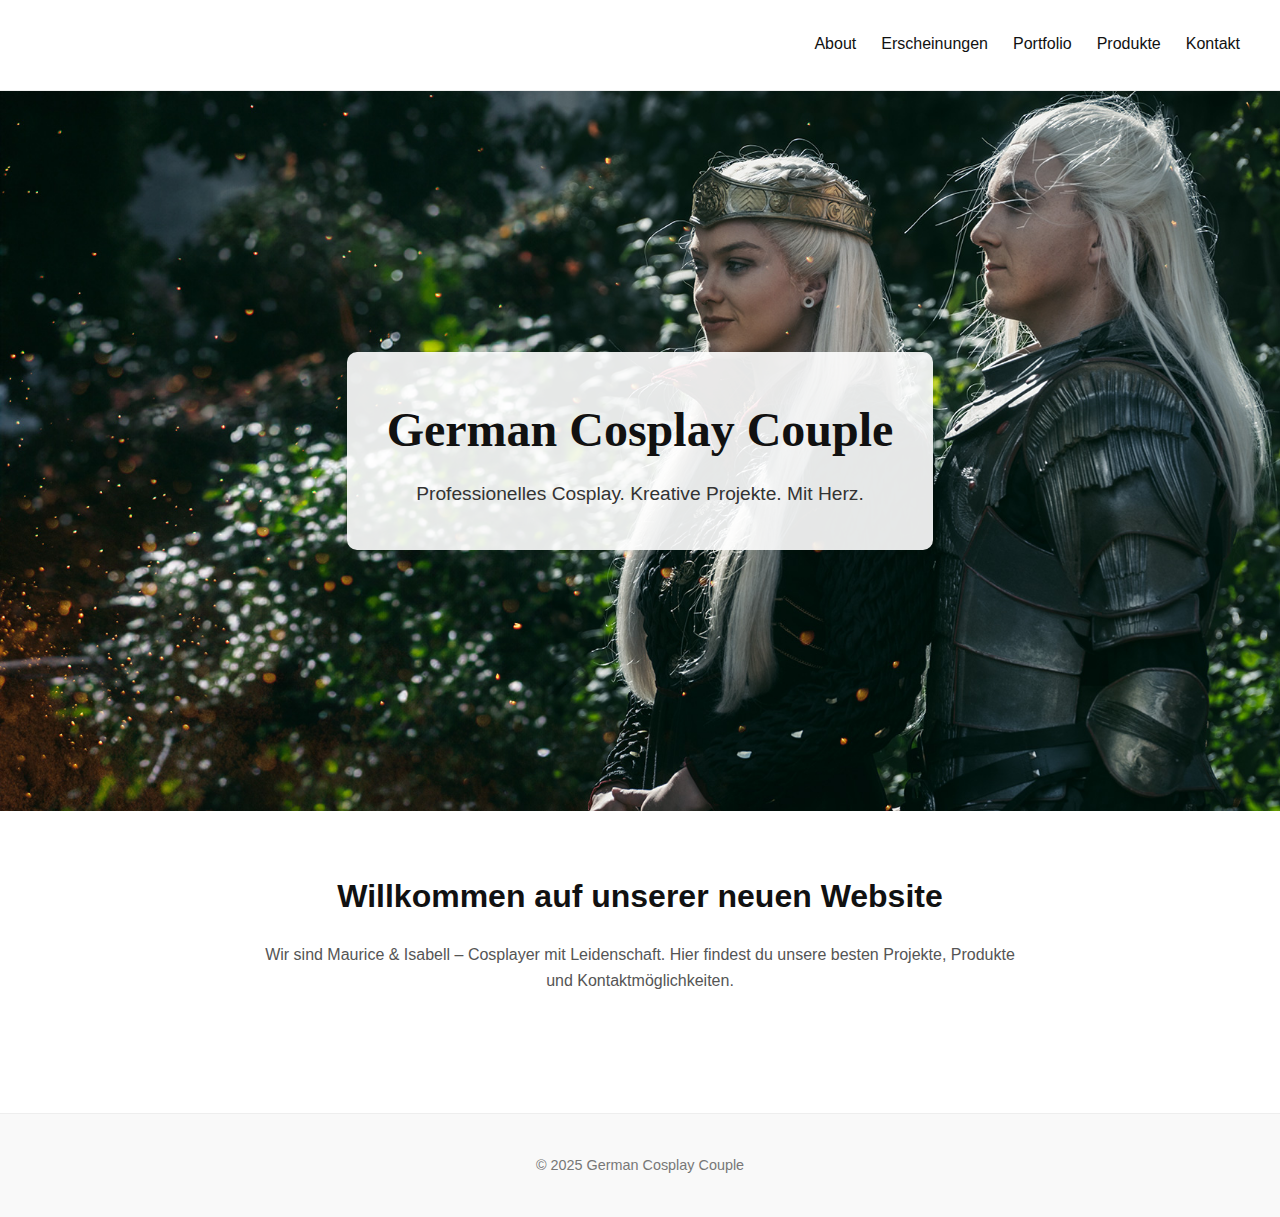
<file: index.html>
<!DOCTYPE html>
<html lang="de">
<head>
    <meta charset="UTF-8">
    <meta name="viewport" content="width=device-width, initial-scale=1.0">
    <title>German Cosplay Couple</title>
    <link rel="stylesheet" href="css/main.css">
    <link rel="icon" href="images/logo.png" type="image/png">
    <script>
//            window.location.href = "maintenance.html";
    </script>

</head>
<body>
<header class="site-header">
    <nav class="nav">
        <a href="index.html" class="logo">
            <img src="images/logo.png" alt="Logo">
        </a>
        <ul class="nav-links">
            <li><a href="about.html">About</a></li>
            <li><a href="erscheinungen.html">Erscheinungen</a></li>
            <li><a href="portfolio.html">Portfolio</a></li>
            <li><a href="produkte.html">Produkte</a></li>
            <li><a href="kontakt.html">Kontakt</a></li>
        </ul>
    </nav>
</header>

<main>
    <section class="hero">
        <div class="hero-text">
            <h1>German Cosplay Couple</h1>
            <p>Professionelles Cosplay. Kreative Projekte. Mit Herz.</p>
        </div>
    </section>

    <section class="intro">
        <h2>Willkommen auf unserer neuen Website</h2>
        <p>Wir sind Maurice & Isabell – Cosplayer mit Leidenschaft. Hier findest du unsere besten Projekte, Produkte und Kontaktmöglichkeiten.</p>
    </section>
</main>

<footer class="site-footer">
    <p>&copy; 2025 German Cosplay Couple</p>
</footer>
</body>
</html>
</file>
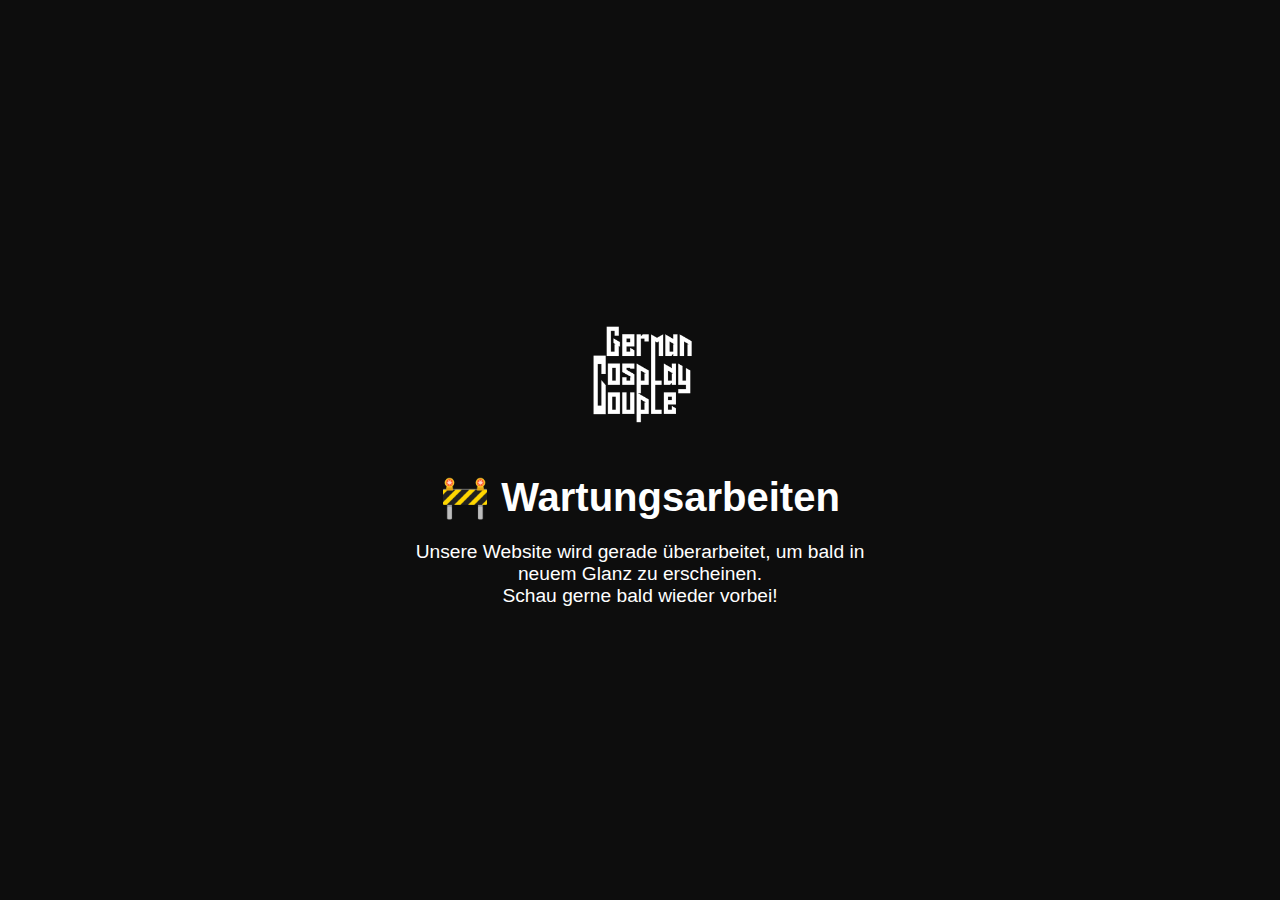
<file: about.html>
<!DOCTYPE html>
<html lang="de">
<head>
    <meta charset="UTF-8">
    <meta name="viewport" content="width=device-width, initial-scale=1.0">
    <title>Wartungsarbeiten – Cosplay Portfolio</title>
    <link rel="icon" href="images/logo.png" type="image/png" sizes="32x32">
    <style>
        * {
            margin: 0;
            padding: 0;
            box-sizing: border-box;
        }
        body {
            background-color: #0d0d0d;
            color: #fff;
            font-family: Arial, sans-serif;
            height: 100vh;
            display: flex;
            flex-direction: column;
            justify-content: center;
            align-items: center;
            text-align: center;
            padding: 20px;
        }
        img {
            max-width: 150px;
            margin-bottom: 30px;
        }
        h1 {
            font-size: 2.5em;
            margin-bottom: 0.5em;
        }
        p {
            font-size: 1.2em;
            max-width: 500px;
        }
    </style>
</head>
<body>
<img src="images/logo.png" alt="Logo">
<h1>🚧 Wartungsarbeiten</h1>
<p>Unsere Website wird gerade überarbeitet, um bald in neuem Glanz zu erscheinen.<br>Schau gerne bald wieder vorbei!</p>
</body>
</html>
</file>
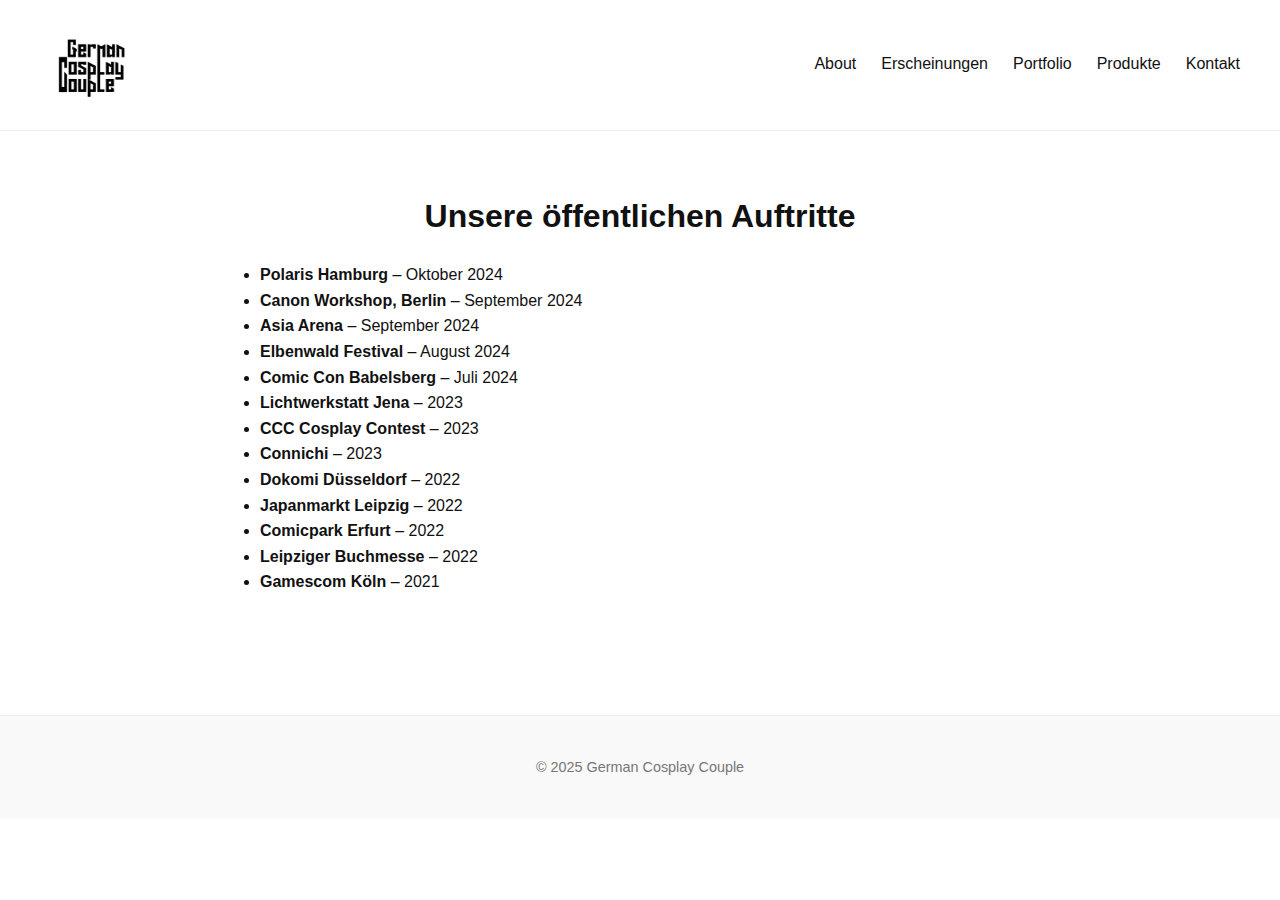
<file: erscheinungen.html>
<!DOCTYPE html>
<html lang="de">
<head>
    <meta charset="UTF-8">
    <meta name="viewport" content="width=device-width, initial-scale=1.0">
    <title>Erscheinungen</title>
    <link rel="stylesheet" href="css/erscheinung.css">
    <link rel="icon" href="images/logo.png" type="image/png">
</head>
<body>

<header class="site-header">
    <nav class="nav">
        <a href="index.html" class="logo">
            <img src="images/logo.png" alt="Logo">
        </a>
        <ul class="nav-links">
            <li><a href="about.html">About</a></li>
            <li><a href="erscheinungen.html">Erscheinungen</a></li>
            <li><a href="portfolio.html">Portfolio</a></li>
            <li><a href="produkte.html">Produkte</a></li>
            <li><a href="kontakt.html">Kontakt</a></li>
        </ul>
    </nav>
</header>

<main>
    <section class="intro">
        <h2>Unsere öffentlichen Auftritte</h2>
        <ul>
            <li><strong>Polaris Hamburg</strong> – Oktober 2024</li>
            <li><strong>Canon Workshop, Berlin</strong> – September 2024</li>
            <li><strong>Asia Arena</strong> – September 2024</li>
            <li><strong>Elbenwald Festival</strong> – August 2024</li>
            <li><strong>Comic Con Babelsberg</strong> – Juli 2024</li>
            <li><strong>Lichtwerkstatt Jena</strong> – 2023</li>
            <li><strong>CCC Cosplay Contest</strong> – 2023</li>
            <li><strong>Connichi</strong> – 2023</li>
            <li><strong>Dokomi Düsseldorf</strong> – 2022</li>
            <li><strong>Japanmarkt Leipzig</strong> – 2022</li>
            <li><strong>Comicpark Erfurt</strong> – 2022</li>
            <li><strong>Leipziger Buchmesse</strong> – 2022</li>
            <li><strong>Gamescom Köln</strong> – 2021</li>
        </ul>
    </section>
</main>


<footer class="site-footer">
    <p>&copy; 2025 German Cosplay Couple</p>
</footer>

</body>
</html>
</file>
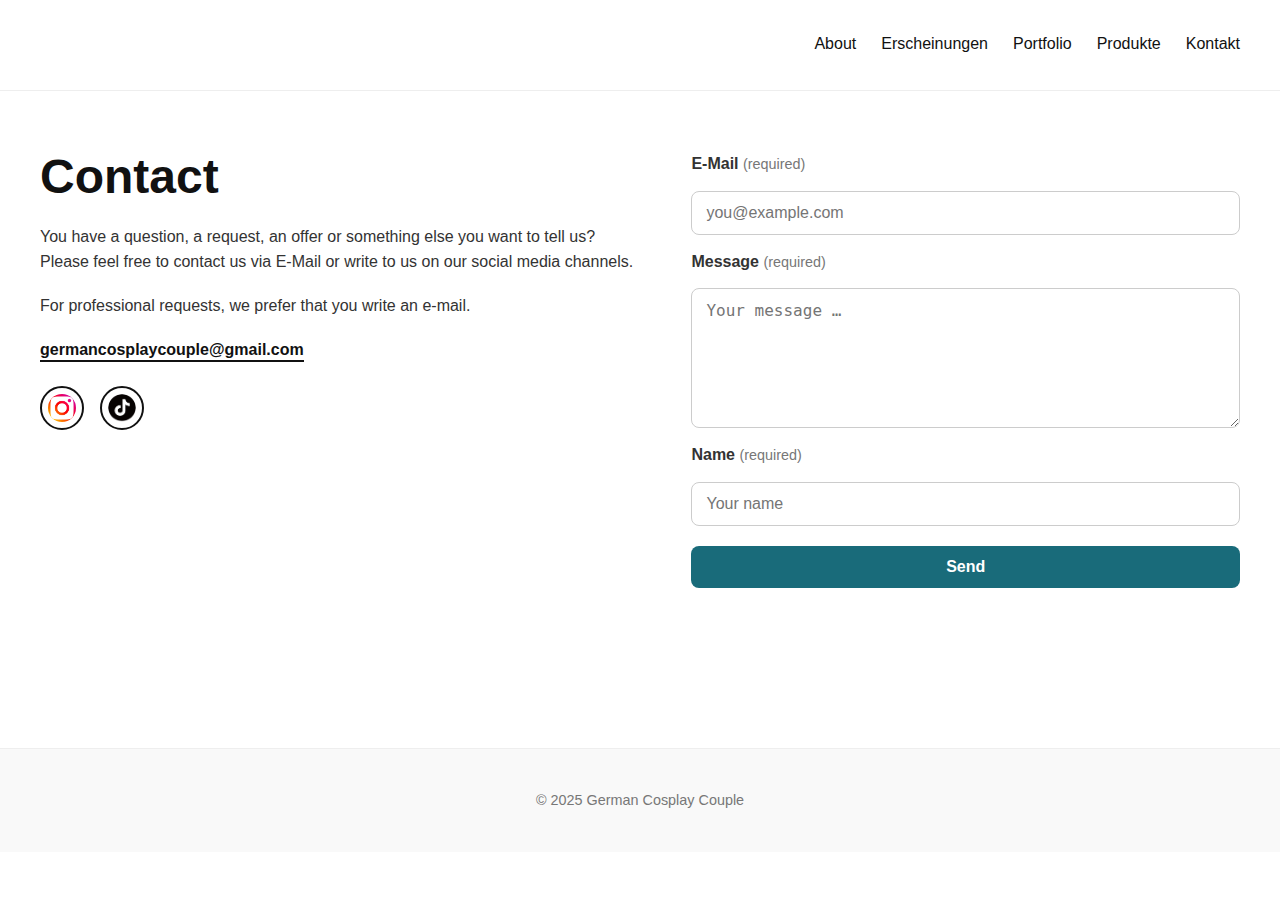
<file: kontakt.html>
<!DOCTYPE html>
<html lang="de">
<head>
    <meta charset="UTF-8" />
    <meta name="viewport" content="width=device-width, initial-scale=1.0"/>
    <title>Kontakt – German Cosplay Couple</title>
    <link rel="stylesheet" href="css/main.css" />
    <link rel="stylesheet" href="css/kontakt.css" />
    <link rel="icon" href="images/logo.png" type="image/png" />
</head>
<body>
<header class="site-header">
    <nav class="nav">
        <a href="index.html" class="logo">
            <img src="images/logo.png" alt="Logo">
        </a>
        <ul class="nav-links">
            <li><a href="about.html">About</a></li>
            <li><a href="erscheinungen.html">Erscheinungen</a></li>
            <li><a href="portfolio.html">Portfolio</a></li>
            <li><a href="produkte.html">Produkte</a></li>
            <li><a href="kontakt.html" aria-current="page">Kontakt</a></li>
        </ul>
    </nav>
</header>

<main class="contact">
    <section class="contact-layout">
        <!-- Linke Spalte -->
        <div class="contact-left">
            <h1>Contact</h1>
            <p>
                You have a question, a request, an offer or something else you want to tell us?
                Please feel free to contact us via E-Mail or write to us on our social media channels.
            </p>
            <p>For professional requests, we prefer that you write an e-mail.</p>

            <p class="mail">
                <a href="mailto:germancosplaycouple@gmail.com">germancosplaycouple@gmail.com</a>
            </p>

            <!-- Social Icons -->
            <div class="socials">
                <a href="https://www.instagram.com/germancosplaycouple/?hl=de" target="_blank" rel="noopener">
                    <img src="images/instagram-icon.png" alt="Instagram" class="social-icon" />
                </a>
                <a href="https://www.tiktok.com/@germancosplaycouple" target="_blank" rel="noopener">
                    <img src="images/tiktok-icon.png" alt="TikTok" class="social-icon" />
                </a>
            </div>
        </div>

        <!-- Rechte Spalte -->
        <div class="contact-right">
            <form class="contact-form" action="mailto:germancosplaycouple@gmail.com" method="get">
                <label for="email">E-Mail <span class="req">(required)</span></label>
                <input id="email" name="from" type="email" placeholder="you@example.com" required />

                <label for="message">Message <span class="req">(required)</span></label>
                <textarea id="message" name="body" rows="6" placeholder="Your message …" required></textarea>

                <label for="name">Name <span class="req">(required)</span></label>
                <input id="name" name="subject" type="text" placeholder="Your name" required />

                <button type="submit">Send</button>
            </form>
        </div>
    </section>
</main>

<footer class="site-footer">
    <p>&copy; 2025 German Cosplay Couple</p>
</footer>
</body>
</html>
</file>
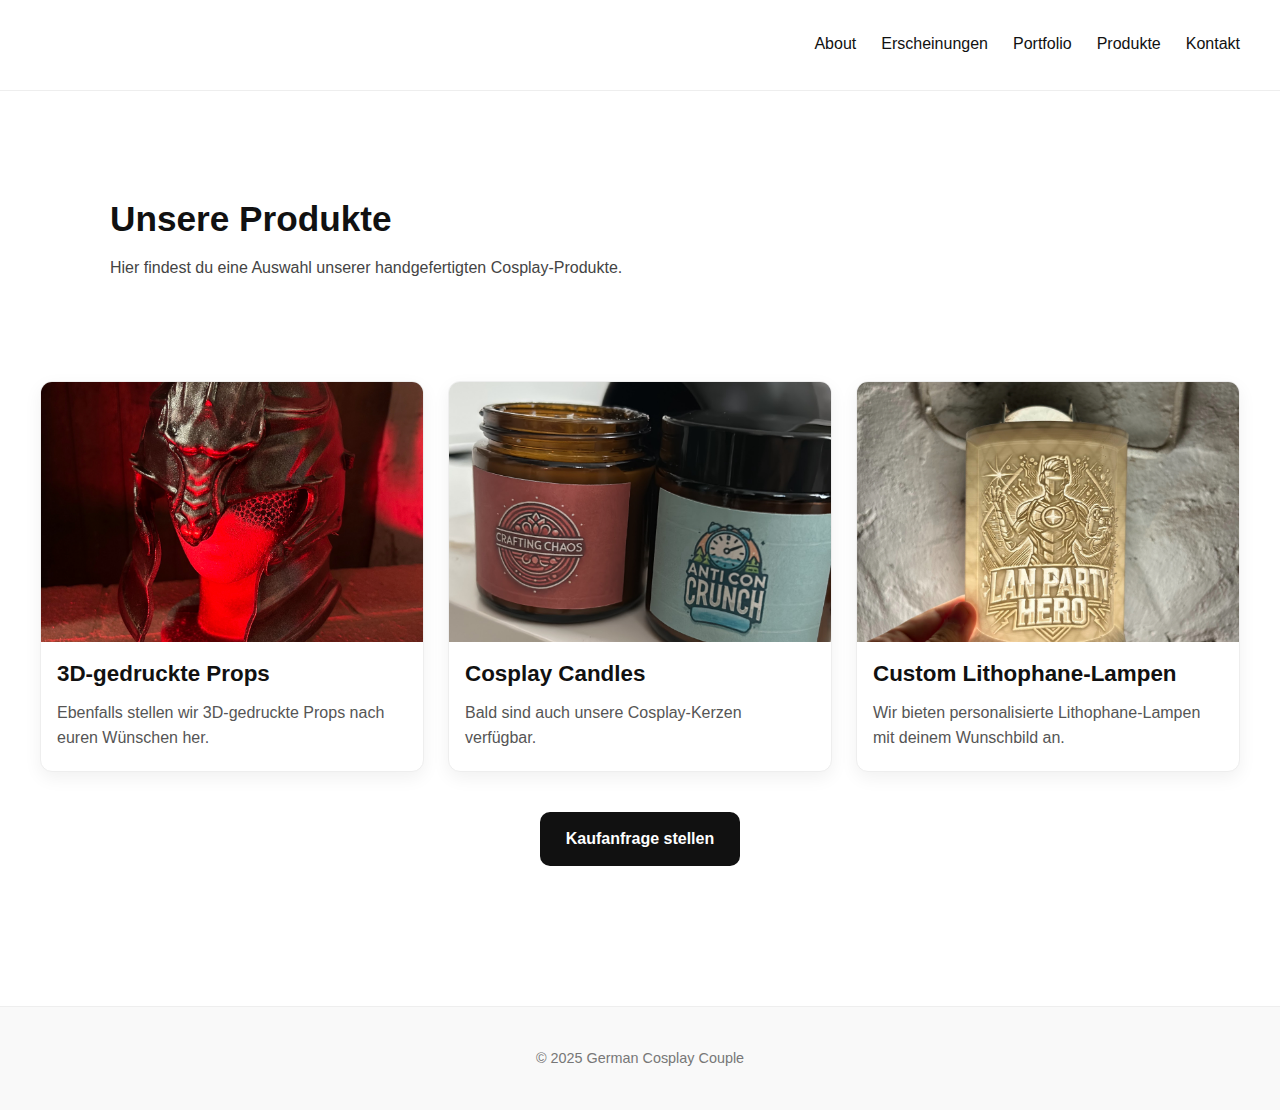
<file: produkte.html>
<!DOCTYPE html>
<html lang="de">
<head>
    <meta charset="UTF-8" />
    <meta name="viewport" content="width=device-width, initial-scale=1.0"/>
    <title>Produkte – German Cosplay Couple</title>
    <link rel="icon" href="images/logo.png" type="image/png" />
    <link rel="stylesheet" href="css/main.css" />
    <link rel="stylesheet" href="css/produkte.css" />
</head>
<body>

<header class="site-header">
    <nav class="nav">
        <a href="index.html" class="logo">
            <img src="images/logo.png" alt="Logo">
        </a>
        <ul class="nav-links">
            <li><a href="about.html">About</a></li>
            <li><a href="erscheinungen.html">Erscheinungen</a></li>
            <li><a href="portfolio.html">Portfolio</a></li>
            <li><a href="produkte.html" aria-current="page">Produkte</a></li>
            <li><a href="kontakt.html">Kontakt</a></li>
        </ul>
    </nav>
</header>

<main class="produkte">
    <section class="intro">
        <h2>Unsere Produkte</h2>
        <p>Hier findest du eine Auswahl unserer handgefertigten Cosplay-Produkte.</p>
    </section>

    <section class="product-grid">
        <article class="product-card">
            <img src="images/Produkte/3D%20gedruckte%20Props/IMG_7388.PNG" alt="3D gedruckte Props">
            <h3>3D-gedruckte Props</h3>
            <p>Ebenfalls stellen wir 3D-gedruckte Props nach euren Wünschen her.</p>
        </article>

        <article class="product-card">
            <img src="images/Produkte/Cosplay%20Candles/IMG_7387.PNG" alt="Cosplay Candles">
            <h3>Cosplay Candles</h3>
            <p>Bald sind auch unsere Cosplay-Kerzen verfügbar.</p>
        </article>

        <article class="product-card">
            <img src="images/Produkte/Custom%20Lithophane%20Lampen/IMG_7390.PNG" alt="Custom Lithophane Lampen">
            <h3>Custom Lithophane-Lampen</h3>
            <p>Wir bieten personalisierte Lithophane-Lampen mit deinem Wunschbild an.</p>
        </article>
    </section>

    <div class="product-contact">
        <a href="mailto:germancosplaycouple@gmail.com" class="buy-button">Kaufanfrage stellen</a>
    </div>
</main>

<footer class="site-footer">
    <p>&copy; 2025 German Cosplay Couple</p>
</footer>

</body>
</html>
</file>
<file: css/erscheinung.css>
* {
    margin: 0;
    padding: 0;
    box-sizing: border-box;
}

body {
    font-family: 'Helvetica Neue', sans-serif;
    color: #111;
    background-color: #fff;
    line-height: 1.6;
}

img {
    max-width: 100%;
    display: block;
}

/* Header */
.site-header {
    background: #fff;
    border-bottom: 1px solid #eee;
    padding: 20px 40px;
    position: sticky;
    top: 0;
    z-index: 10;
}

.nav {
    display: flex;
    justify-content: space-between;
    align-items: center;
}

.nav-links {
    list-style: none;
    display: flex;
    gap: 25px;
}

.nav-links a {
    text-decoration: none;
    color: #111;
    font-size: 16px;
    font-weight: 500;
    position: relative;
}

.nav-links a::after {
    content: '';
    display: block;
    width: 0;
    height: 2px;
    background: #111;
    transition: width 0.3s;
}

.nav-links a:hover::after {
    width: 100%;
}

.logo img {
    height: 90px;
    width:  100px;
    filter: invert(1);
}

/* Hero */
.hero {
    height: 80vh;
    background: url('../images/background1.jpeg') no-repeat center center/cover;
    display: flex;
    justify-content: center;
    align-items: center;
    text-align: center;
    padding: 40px;
}

.hero-text {
    background: rgba(255,255,255,0.9);
    padding: 40px;
    border-radius: 10px;
}

.hero h1 {
    font-size: 3rem;
    font-family: 'Georgia', serif;
    margin-bottom: 10px;
}

.hero p {
    font-size: 1.2rem;
    color: #333;
}

/* Intro Section */
.intro {
    padding: 60px 20px;
    max-width: 800px;
    margin: 0 auto;
    text-align: center;
}

.intro h2 {
    font-size: 2rem;
    margin-bottom: 20px;
}

.intro p {
    font-size: 1rem;
    color: #555;
}

.intro ul {
    padding-left: 0;
    text-align: left;
}


/* Footer */
.site-footer {
    text-align: center;
    padding: 40px 20px;
    font-size: 0.9rem;
    color: #777;
    background: #f9f9f9;
    border-top: 1px solid #eee;
    margin-top: 60px;
}

/* Responsive */
@media (max-width: 768px) {
    .hero-text {
        padding: 20px;
    }

    .hero h1 {
        font-size: 2rem;
    }

    .nav-links {
        flex-direction: column;
        gap: 10px;
    }
}
</file>
<file: css/kontakt.css>
/* kontakt.css */

.contact {
    padding: 60px 20px 100px;
}

.contact-layout {
    max-width: 1200px;
    margin: 0 auto;
    display: grid;
    grid-template-columns: 1.1fr 1fr;
    gap: 48px;
    align-items: start;
}

/* Linke Spalte */
.contact-left h1 {
    font-size: 3rem;
    line-height: 1.1;
    margin-bottom: 20px;
}

.contact-left p {
    margin: 0 0 18px;
    color: #333;
}

.mail a {
    font-weight: 600;
    text-decoration: none;
    border-bottom: 2px solid #111;
    padding-bottom: 2px;
    color: #111;
}

/* Social Icons */
.socials {
    display: flex;
    gap: 16px;
    margin-top: 24px;
}

.social-icon {
    width: 44px;
    height: 44px;
    border-radius: 50%;
    border: 2px solid #111;
    padding: 6px;
    transition: transform 0.15s ease, background-color 0.2s ease;
}

.social-icon:hover {
    transform: translateY(-2px);
    background-color: #111;
    filter: invert(1);
}

/* Rechte Spalte */
.contact-form {
    display: grid;
    gap: 14px;
}

.contact-form label {
    font-weight: 600;
    color: #333;
}

.req {
    font-weight: 400;
    color: #777;
    font-size: .9em;
}

.contact-form input,
.contact-form textarea {
    width: 100%;
    border: 1px solid #ccc;
    border-radius: 8px;
    padding: 12px 14px;
    font-size: 1rem;
    background: #fff;
}

.contact-form input:focus,
.contact-form textarea:focus {
    outline: none;
    border-color: #111;
    box-shadow: 0 0 0 3px rgba(0,0,0,0.06);
}

.contact-form button {
    margin-top: 6px;
    padding: 12px 18px;
    border: none;
    border-radius: 8px;
    background: #196b7a;
    color: #fff;
    font-weight: 700;
    font-size: 1rem;
    cursor: pointer;
    transition: transform .12s ease, opacity .2s ease;
}

.contact-form button:hover {
    transform: translateY(-1px);
    opacity: .95;
}

/* Responsive */
@media (max-width: 900px) {
    .contact-layout {
        grid-template-columns: 1fr;
        gap: 28px;
    }

    .contact-left h1 {
        font-size: 2.4rem;
    }
}
</file>
<file: css/produkte.css>
/* Produkte – vereinheitlichtes Design */

.produkte {
    padding: 40px 20px 80px;
}

.intro {
    max-width: 1100px;
    margin: 0 auto 40px;
    text-align: left;
}

.intro h2 {
    font-size: 2.2rem;
    margin-bottom: 8px;
}

.intro p {
    color: #444;
}

/* Grid mit 3 Karten pro Reihe */
.product-grid {
    max-width: 1200px;
    margin: 0 auto;
    display: grid;
    grid-template-columns: repeat(auto-fit, minmax(320px, 1fr));
    gap: 24px;
}

.product-card {
    background: #fff;
    border: 1px solid #eee;
    border-radius: 12px;
    overflow: hidden;
    box-shadow: 0 6px 18px rgba(0,0,0,0.06);
    transition: transform .2s ease, box-shadow .2s ease;
}

.product-card:hover {
    transform: translateY(-4px);
    box-shadow: 0 10px 24px rgba(0,0,0,0.12);
}

.product-card img {
    width: 100%;
    height: 260px;
    object-fit: cover;
}

.product-card h3 {
    font-size: 1.4rem;
    margin: 14px 16px 8px;
}

.product-card p {
    color: #555;
    margin: 0 16px 20px;
}

/* Kaufanfrage-Button */
.product-contact {
    text-align: center;
    margin-top: 40px;
}

.buy-button {
    display: inline-block;
    padding: 14px 26px;
    font-size: 1rem;
    font-weight: 600;
    border-radius: 10px;
    color: #fff;
    background: #111;
    text-decoration: none;
    transition: transform .15s ease, background .2s ease;
}

.buy-button:hover {
    background: #333;
    transform: translateY(-2px);
}

/* Responsiv */
@media (max-width: 900px) {
    .intro h2 { font-size: 1.9rem; }
    .product-card img { height: 220px; }
}

@media (max-width: 600px) {
    .product-card img { height: 200px; }
}
</file>
<file: css/main.css>
/* main.css */

/* Reset */
* {
    margin: 0;
    padding: 0;
    box-sizing: border-box;
}

body {
    font-family: 'Helvetica Neue', sans-serif;
    color: #111;
    background-color: #fff;
    line-height: 1.6;
}

img {
    max-width: 100%;
    display: block;
}

/* Header */
.site-header {
    background: #fff;
    border-bottom: 1px solid #eee;
    padding: 20px 40px;
    position: sticky;
    top: 0;
    z-index: 10;
}

.nav {
    display: flex;
    justify-content: space-between;
    align-items: center;
}

.nav-links {
    list-style: none;
    display: flex;
    gap: 25px;
}

.nav-links a {
    text-decoration: none;
    color: #111;
    font-size: 16px;
    font-weight: 500;
    position: relative;
}

.nav-links a::after {
    content: '';
    display: block;
    width: 0;
    height: 2px;
    background: #111;
    transition: width 0.3s;
}

.nav-links a:hover::after {
    width: 100%;
}

.logo img {
    height: 50px;
}

/* Hero */
.hero {
    height: 80vh;
    background: url('../images/background1.jpeg') no-repeat center center/cover;
    display: flex;
    justify-content: center;
    align-items: center;
    text-align: center;
    padding: 40px;
}

.hero-text {
    background: rgba(255,255,255,0.9);
    padding: 40px;
    border-radius: 10px;
}

.hero h1 {
    font-size: 3rem;
    font-family: 'Georgia', serif;
    margin-bottom: 10px;
}

.hero p {
    font-size: 1.2rem;
    color: #333;
}

/* Intro Section */
.intro {
    padding: 60px 20px;
    max-width: 800px;
    margin: 0 auto;
    text-align: center;
}

.intro h2 {
    font-size: 2rem;
    margin-bottom: 20px;
}

.intro p {
    font-size: 1rem;
    color: #555;
}

/* Footer */
.site-footer {
    text-align: center;
    padding: 40px 20px;
    font-size: 0.9rem;
    color: #777;
    background: #f9f9f9;
    border-top: 1px solid #eee;
    margin-top: 60px;
}

/* Responsive */
@media (max-width: 768px) {
    .hero-text {
        padding: 20px;
    }

    .hero h1 {
        font-size: 2rem;
    }

    .nav-links {
        flex-direction: column;
        gap: 10px;
    }
}
</file>
